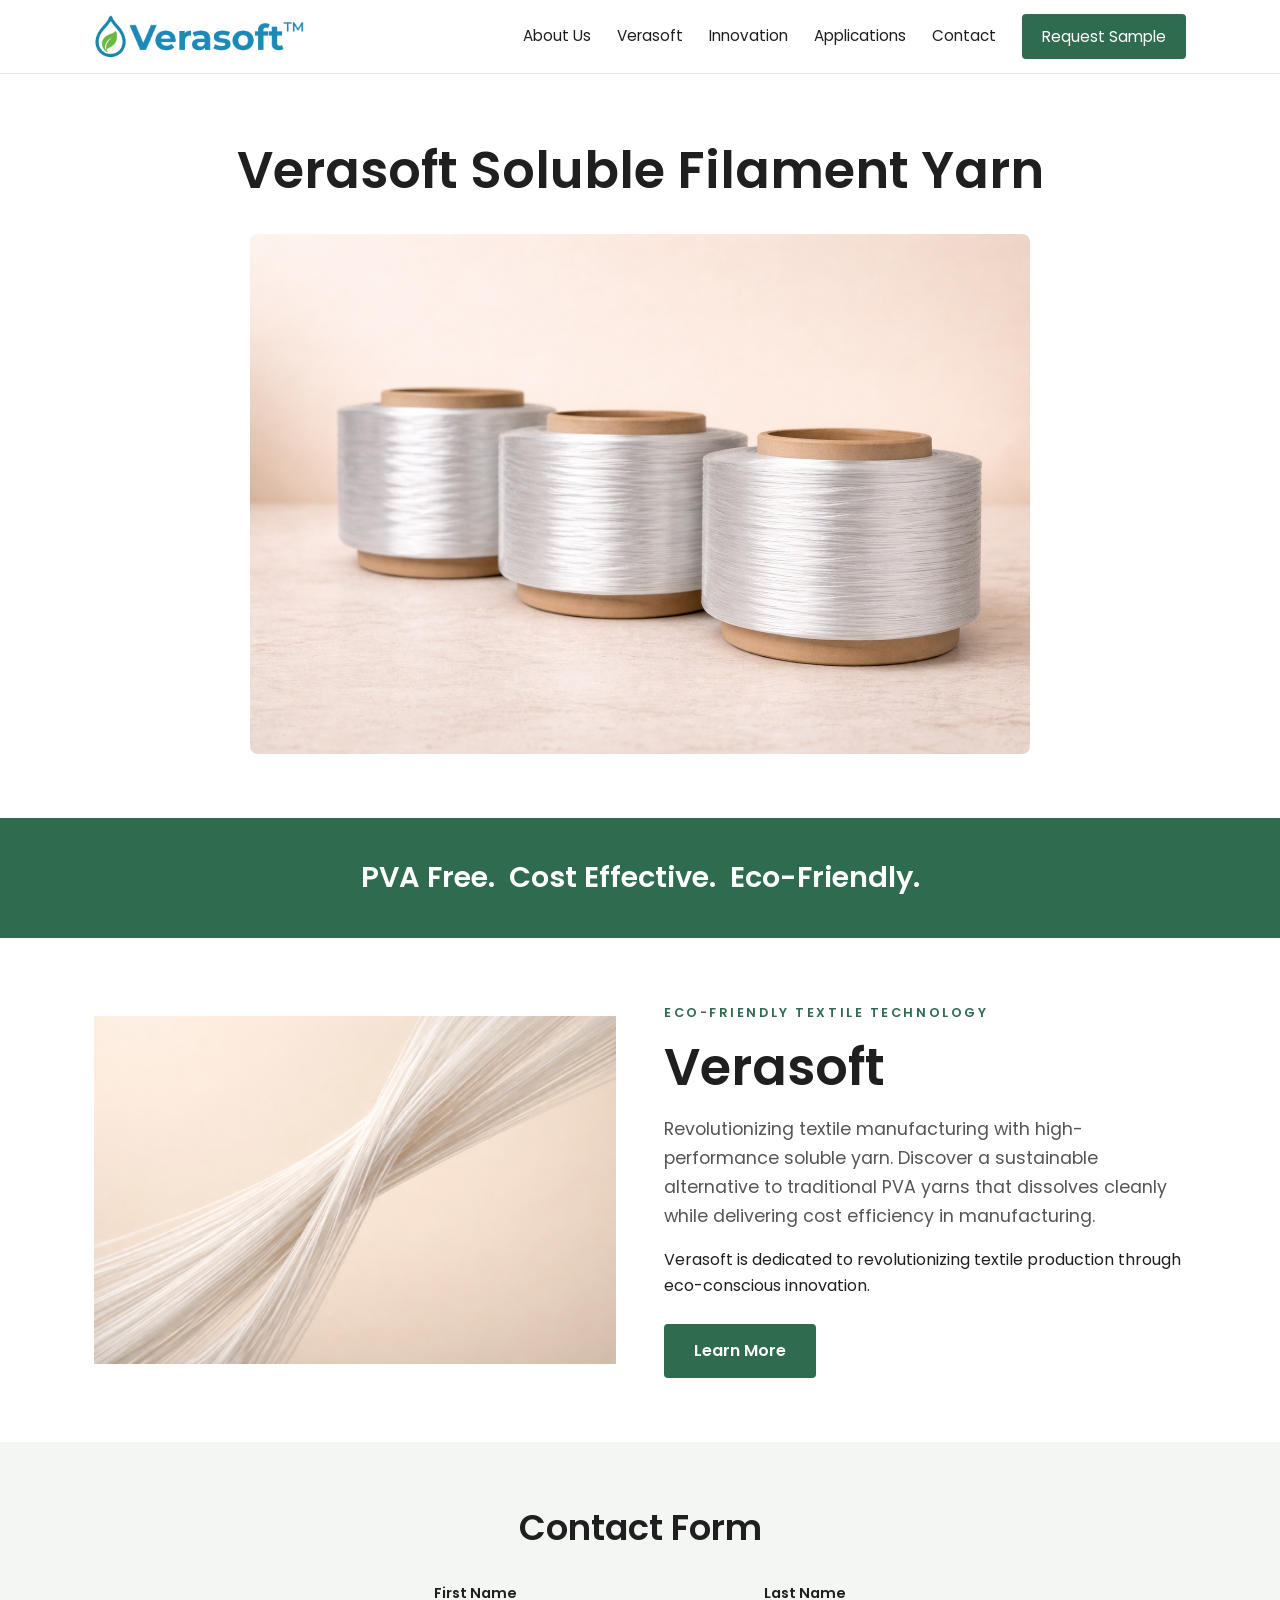
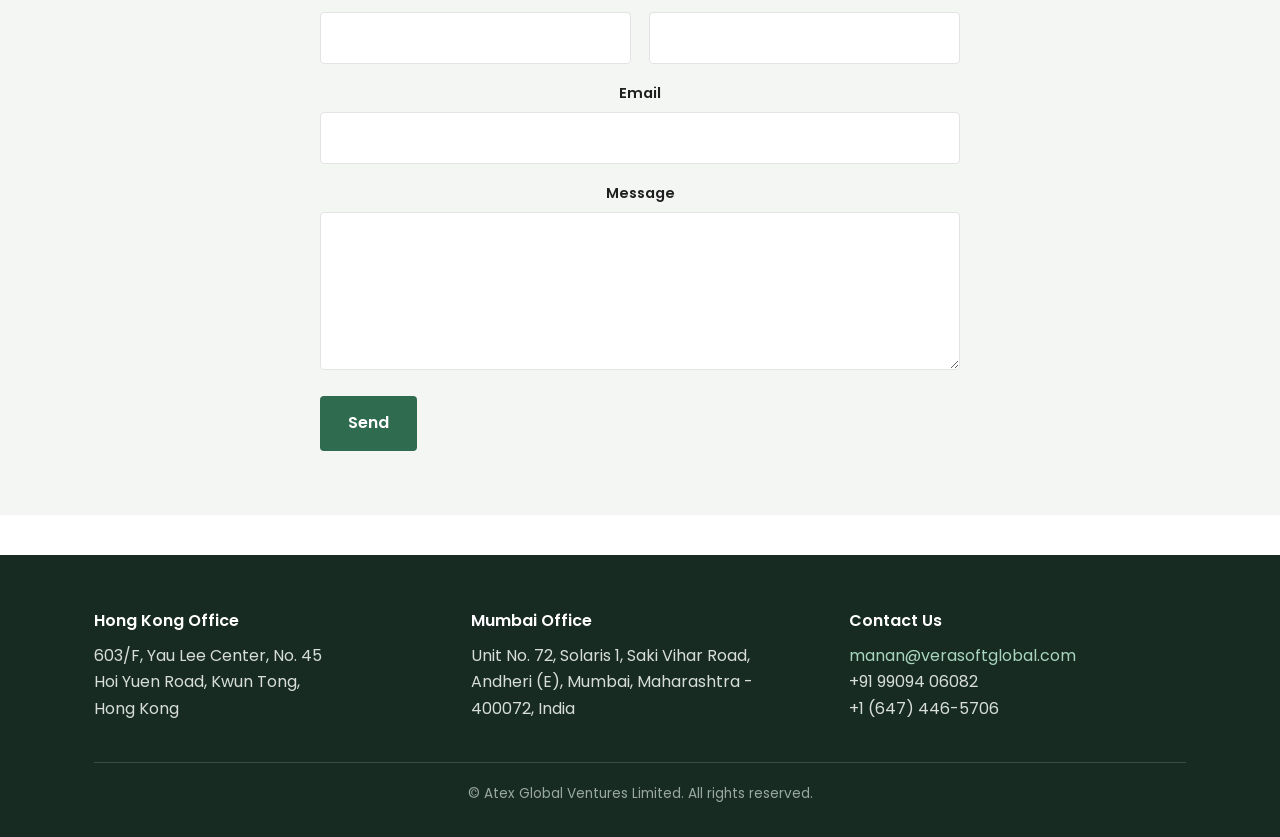
<file: index.html>
<!DOCTYPE html>
<html lang="en">
<head>
<meta charset="utf-8">
<meta name="viewport" content="width=device-width, initial-scale=1">
<title>Verasoft Soluble Filament Yarn | Explore Sustainable Textile Solutions</title>
<meta name="description" content="Discover eco-friendly, high-performance Verasoft soluble filament yarns. We offer sustainable textile solutions that improve efficiency and reduce environmental impact in zero twist towel manufacturing">
<link rel="canonical" href="https://www.verasoftglobal.com/">
<link rel="icon" href="assets/logo.png">
<link rel="preconnect" href="https://fonts.googleapis.com">
<link href="https://fonts.googleapis.com/css2?family=Poppins:wght@400;500;600;700&display=swap" rel="stylesheet">
<link rel="stylesheet" href="css/style.css">
</head>
<body>

<header class="site">
  <div class="nav">
    <a class="logo" href="./"><img src="assets/logo.png" alt="Verasoft"></a>
    <nav>
      <a href="about-us/">About Us</a>
      <a href="verasoft/">Verasoft</a>
      <a href="innovation/">Innovation</a>
      <a href="applications/">Applications</a>
      <a href="contact/">Contact</a>
      <a class="cta" href="request-sample/">Request Sample</a>
    </nav>
  </div>
</header>

<section class="center">
  <div class="wrap">
    <h1>Verasoft Soluble Filament Yarn</h1>
    <img class="hero-img" src="assets/hero-spools.png" alt="Three spools of white thread placed on a light wooden surface.">
  </div>
</section>

<div class="tagline-band">PVA Free. &nbsp;Cost Effective. &nbsp;Eco-Friendly.</div>

<section>
  <div class="wrap two-col">
    <img src="assets/eco-yarn.png" alt="Verasoft eco-friendly soluble yarn">
    <div>
      <p class="eyebrow">Eco-Friendly Textile Technology</p>
      <h1>Verasoft</h1>
      <p class="lead" style="margin-top:16px">Revolutionizing textile manufacturing with high-performance soluble yarn. Discover a sustainable alternative to traditional PVA yarns that dissolves cleanly while delivering cost efficiency in manufacturing.</p>
      <p style="margin-top:16px">Verasoft is dedicated to revolutionizing textile production through eco-conscious innovation.</p>
      <p style="margin-top:24px"><a class="btn" href="verasoft/">Learn More</a></p>
    </div>
  </div>
</section>

<section class="section-soft">
  <div class="wrap center">
    <h2>Contact Form</h2>
    <form class="contact" action="https://formspree.io/f/xwvdyrwo" method="POST">
      <div class="row">
        <div><label for="fn">First Name</label><input id="fn" name="first_name" required></div>
        <div><label for="ln">Last Name</label><input id="ln" name="last_name" required></div>
      </div>
      <div><label for="em">Email</label><input id="em" type="email" name="email" required></div>
      <div><label for="msg">Message</label><textarea id="msg" name="message" rows="5" required></textarea></div>
      <button type="submit">Send</button>
    </form>
  </div>
</section>

<footer class="site">
  <div class="wrap">
    <div class="cols">
      <div>
        <h3>Hong Kong Office</h3>
        <p>603/F, Yau Lee Center, No. 45<br>Hoi Yuen Road, Kwun Tong,<br>Hong Kong</p>
      </div>
      <div>
        <h3>Mumbai Office</h3>
        <p>Unit No. 72, Solaris 1, Saki Vihar Road, Andheri (E), Mumbai, Maharashtra - 400072, India</p>
      </div>
      <div>
        <h3>Contact Us</h3>
        <p><a href="mailto:manan@verasoftglobal.com">manan@verasoftglobal.com</a><br>+91 99094 06082<br>+1 (647) 446-5706</p>
      </div>
    </div>
    <p class="fineprint">&copy; Atex Global Ventures Limited. All rights reserved.</p>
  </div>
</footer>

</body>
</html>
</file>
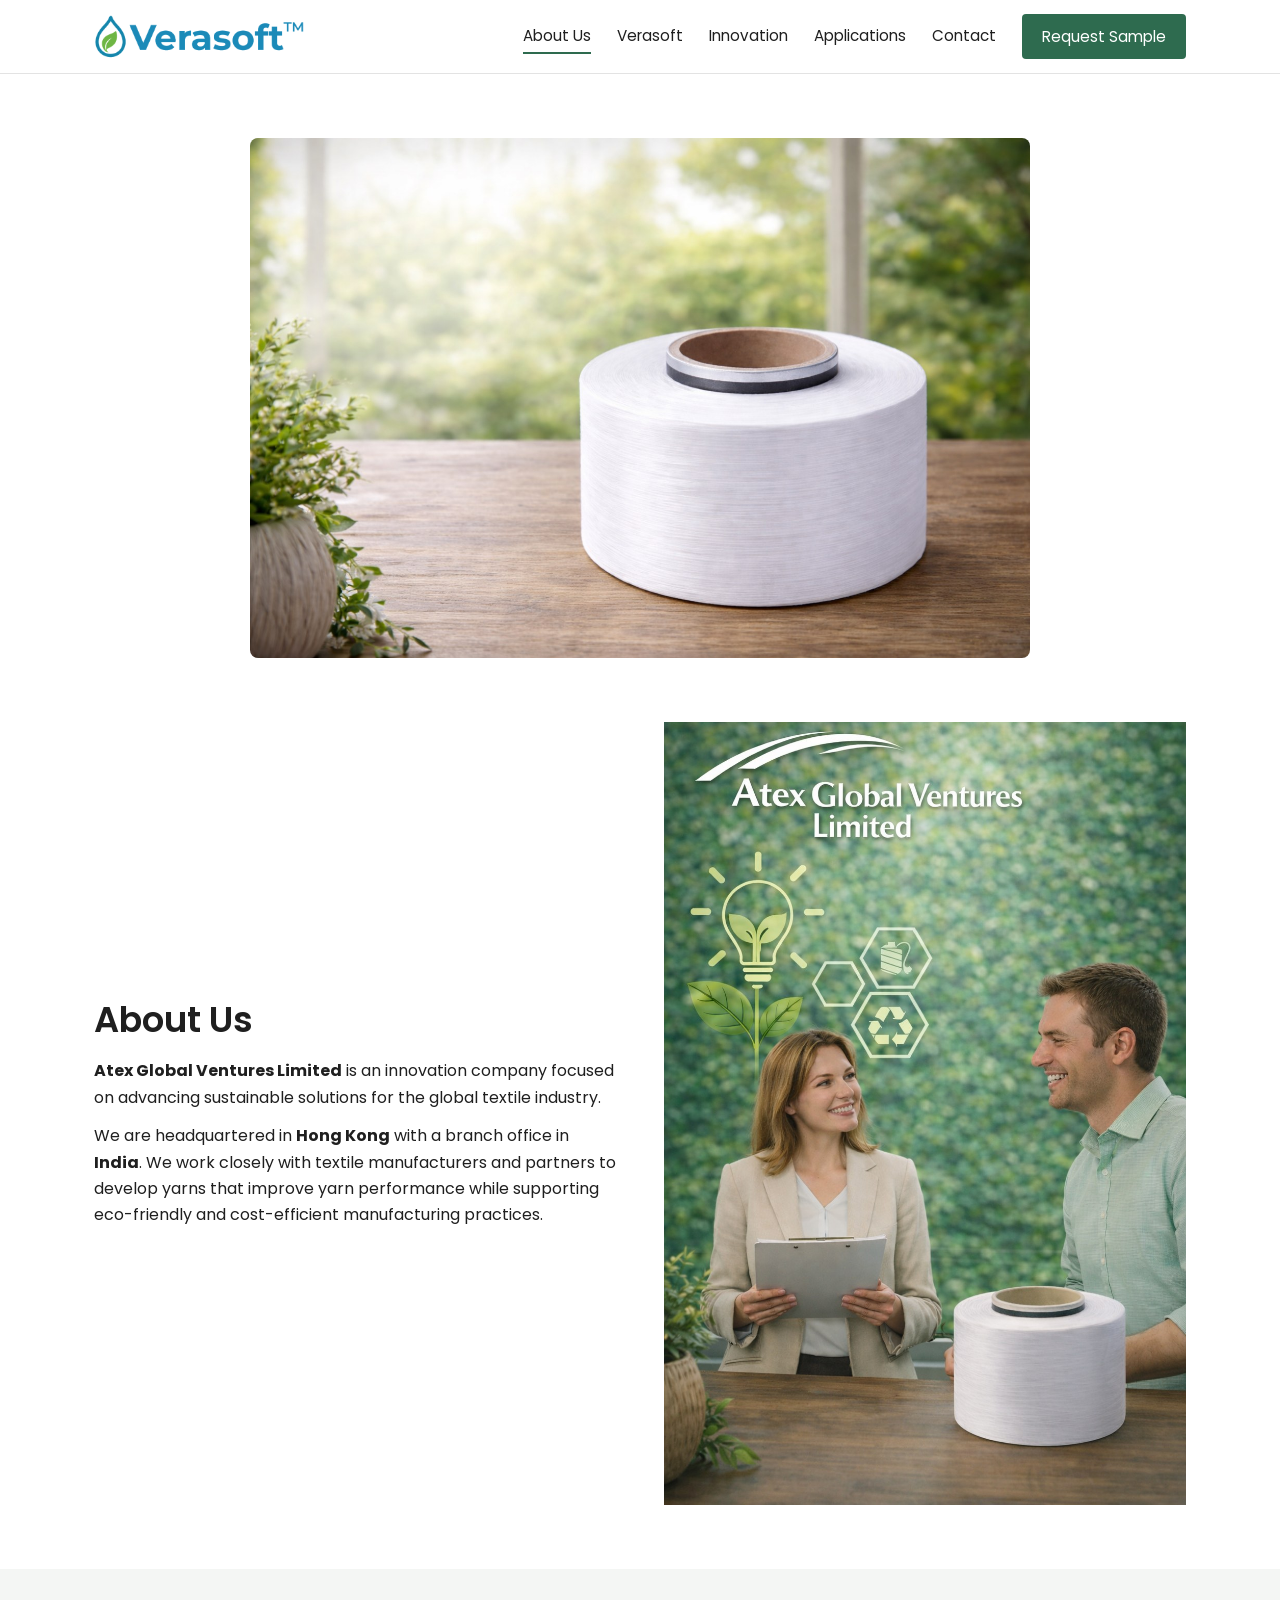
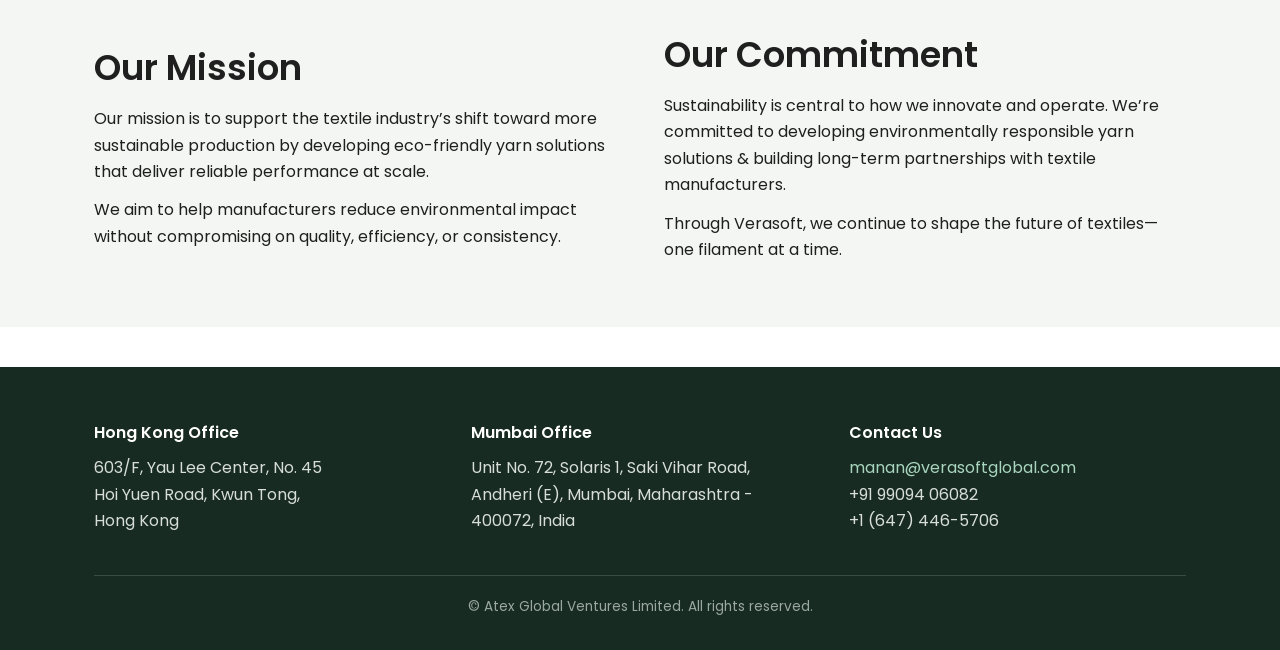
<file: about-us/index.html>
<!DOCTYPE html>
<html lang="en">
<head>
<meta charset="utf-8">
<meta name="viewport" content="width=device-width, initial-scale=1">
<title>Verasoft Yarn | About Us | Explore Eco-Friendly Textile Solutions</title>
<meta name="description" content="Discover sustainable textile innovations with Verasoft Soluble Filament Yarn by Atex Global Ventures, dedicated to eco-friendly yarn solutions and industry collaboration.">
<link rel="canonical" href="https://www.verasoftglobal.com/about-us">
<link rel="icon" href="../assets/logo.png">
<link rel="preconnect" href="https://fonts.googleapis.com">
<link href="https://fonts.googleapis.com/css2?family=Poppins:wght@400;500;600;700&display=swap" rel="stylesheet">
<link rel="stylesheet" href="../css/style.css">
</head>
<body>

<header class="site">
  <div class="nav">
    <a class="logo" href="../"><img src="../assets/logo.png" alt="Verasoft"></a>
    <nav>
      <a href="../about-us/" class="active">About Us</a>
      <a href="../verasoft/">Verasoft</a>
      <a href="../innovation/">Innovation</a>
      <a href="../applications/">Applications</a>
      <a href="../contact/">Contact</a>
      <a class="cta" href="../request-sample/">Request Sample</a>
    </nav>
  </div>
</header>

<section class="center" style="padding-bottom:0">
  <div class="wrap">
    <img class="hero-img" style="margin-top:0" src="../assets/yarn-1.jpg" alt="Verasoft soluble filament yarn — eco friendly yarn">
  </div>
</section>

<section>
  <div class="wrap two-col">
    <div>
      <h2>About Us</h2>
      <p style="margin-top:16px"><strong>Atex Global Ventures Limited</strong> is an innovation company focused on advancing sustainable solutions for the global textile industry.</p>
      <p style="margin-top:12px">We are headquartered in <strong>Hong Kong</strong> with a branch office in <strong>India</strong>. We work closely with textile manufacturers and partners to develop yarns that improve yarn performance while supporting eco-friendly and cost-efficient manufacturing practices.</p>
    </div>
    <img src="../assets/yarn-2.jpg" alt="Verasoft soluble filament yarn">
  </div>
</section>

<section class="section-soft">
  <div class="wrap two-col">
    <div>
      <h2>Our Mission</h2>
      <p style="margin-top:16px">Our mission is to support the textile industry&rsquo;s shift toward more sustainable production by developing eco-friendly yarn solutions that deliver reliable performance at scale.</p>
      <p style="margin-top:12px">We aim to help manufacturers reduce environmental impact without compromising on quality, efficiency, or consistency.</p>
    </div>
    <div>
      <h2>Our Commitment</h2>
      <p style="margin-top:16px">Sustainability is central to how we innovate and operate. We&rsquo;re committed to developing environmentally responsible yarn solutions &amp; building long-term partnerships with textile manufacturers.</p>
      <p style="margin-top:12px">Through Verasoft, we continue to shape the future of textiles&mdash;one filament at a time.</p>
    </div>
  </div>
</section>

<footer class="site">
  <div class="wrap">
    <div class="cols">
      <div>
        <h3>Hong Kong Office</h3>
        <p>603/F, Yau Lee Center, No. 45<br>Hoi Yuen Road, Kwun Tong,<br>Hong Kong</p>
      </div>
      <div>
        <h3>Mumbai Office</h3>
        <p>Unit No. 72, Solaris 1, Saki Vihar Road, Andheri (E), Mumbai, Maharashtra - 400072, India</p>
      </div>
      <div>
        <h3>Contact Us</h3>
        <p><a href="mailto:manan@verasoftglobal.com">manan@verasoftglobal.com</a><br>+91 99094 06082<br>+1 (647) 446-5706</p>
      </div>
    </div>
    <p class="fineprint">&copy; Atex Global Ventures Limited. All rights reserved.</p>
  </div>
</footer>

</body>
</html>
</file>
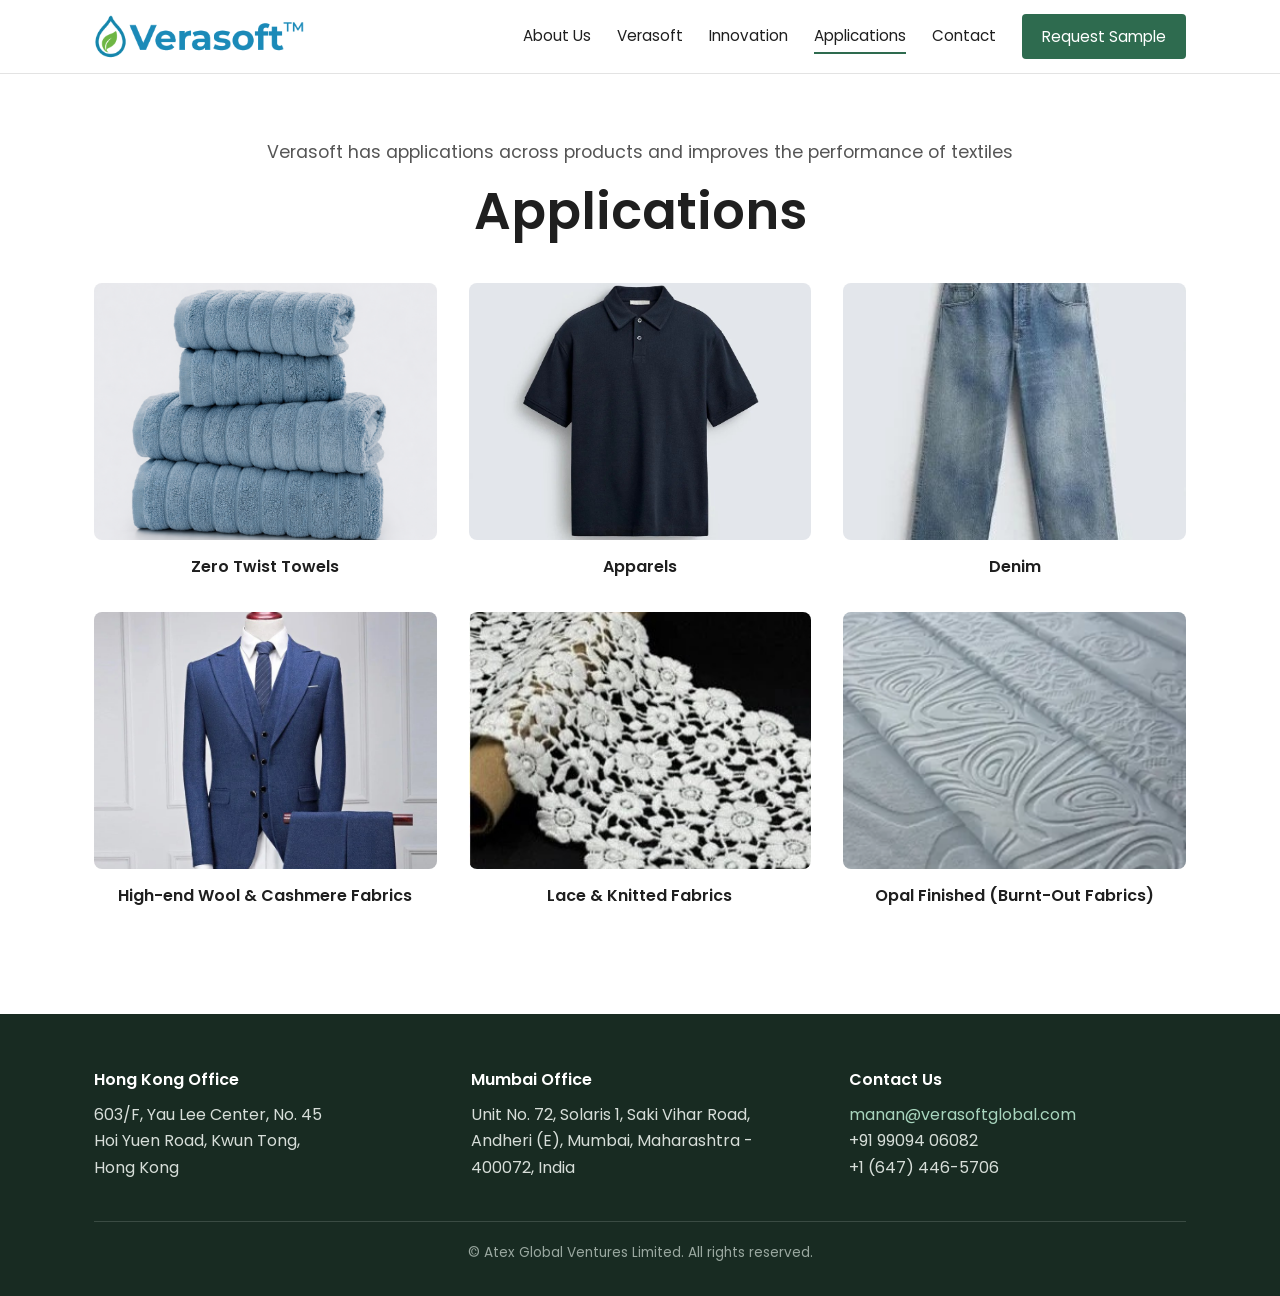
<file: applications/index.html>
<!DOCTYPE html>
<html lang="en">
<head>
<meta charset="utf-8">
<meta name="viewport" content="width=device-width, initial-scale=1">
<title>Verasoft Soluble Filament Yarn | Applications | Explore Our Solutions Today</title>
<meta name="description" content="Discover Verasoft's innovative textile applications, including towels, apparel, denim, and more to enhance fabric performance and quality with our proprietary technology enhancements.">
<link rel="canonical" href="https://www.verasoftglobal.com/applications">
<link rel="icon" href="../assets/logo.png">
<link rel="preconnect" href="https://fonts.googleapis.com">
<link href="https://fonts.googleapis.com/css2?family=Poppins:wght@400;500;600;700&display=swap" rel="stylesheet">
<link rel="stylesheet" href="../css/style.css">
</head>
<body>

<header class="site">
  <div class="nav">
    <a class="logo" href="../"><img src="../assets/logo.png" alt="Verasoft"></a>
    <nav>
      <a href="../about-us/">About Us</a>
      <a href="../verasoft/">Verasoft</a>
      <a href="../innovation/">Innovation</a>
      <a href="../applications/" class="active">Applications</a>
      <a href="../contact/">Contact</a>
      <a class="cta" href="../request-sample/">Request Sample</a>
    </nav>
  </div>
</header>

<section class="center">
  <div class="wrap">
    <p class="lead">Verasoft has applications across products and improves the performance of textiles</p>
    <h1 style="margin-top:12px">Applications</h1>

    <div class="grid-apps">
      <div class="app-card">
        <img src="../assets/app-towels.png" alt="Four folded light blue towels stacked on white background.">
        <p>Zero Twist Towels</p>
      </div>
      <div class="app-card">
        <img src="../assets/app-polo.jpg" alt="A navy blue short-sleeve polo shirt hanging on a wall">
        <p>Apparels</p>
      </div>
      <div class="app-card">
        <img src="../assets/app-denim.jpg" alt="A pair of blue denim jeans laid flat on a light background.">
        <p>Denim</p>
      </div>
      <div class="app-card">
        <img src="../assets/app-wool.jpg" alt="A blue suit on a mannequin with a white dress shirt and blue tie.">
        <p>High-end Wool &amp; Cashmere Fabrics</p>
      </div>
      <div class="app-card">
        <img src="../assets/app-lace.jpg" alt="White floral lace fabric on a spool against a black background made with Verasoft yarn">
        <p>Lace &amp; Knitted Fabrics</p>
      </div>
      <div class="app-card">
        <img src="../assets/app-opal.png" alt="Close-up of opal finished burnt-out fabric texture made with Verasoft yarn">
        <p>Opal Finished (Burnt-Out Fabrics)</p>
      </div>
    </div>
  </div>
</section>

<footer class="site">
  <div class="wrap">
    <div class="cols">
      <div>
        <h3>Hong Kong Office</h3>
        <p>603/F, Yau Lee Center, No. 45<br>Hoi Yuen Road, Kwun Tong,<br>Hong Kong</p>
      </div>
      <div>
        <h3>Mumbai Office</h3>
        <p>Unit No. 72, Solaris 1, Saki Vihar Road, Andheri (E), Mumbai, Maharashtra - 400072, India</p>
      </div>
      <div>
        <h3>Contact Us</h3>
        <p><a href="mailto:manan@verasoftglobal.com">manan@verasoftglobal.com</a><br>+91 99094 06082<br>+1 (647) 446-5706</p>
      </div>
    </div>
    <p class="fineprint">&copy; Atex Global Ventures Limited. All rights reserved.</p>
  </div>
</footer>

</body>
</html>
</file>
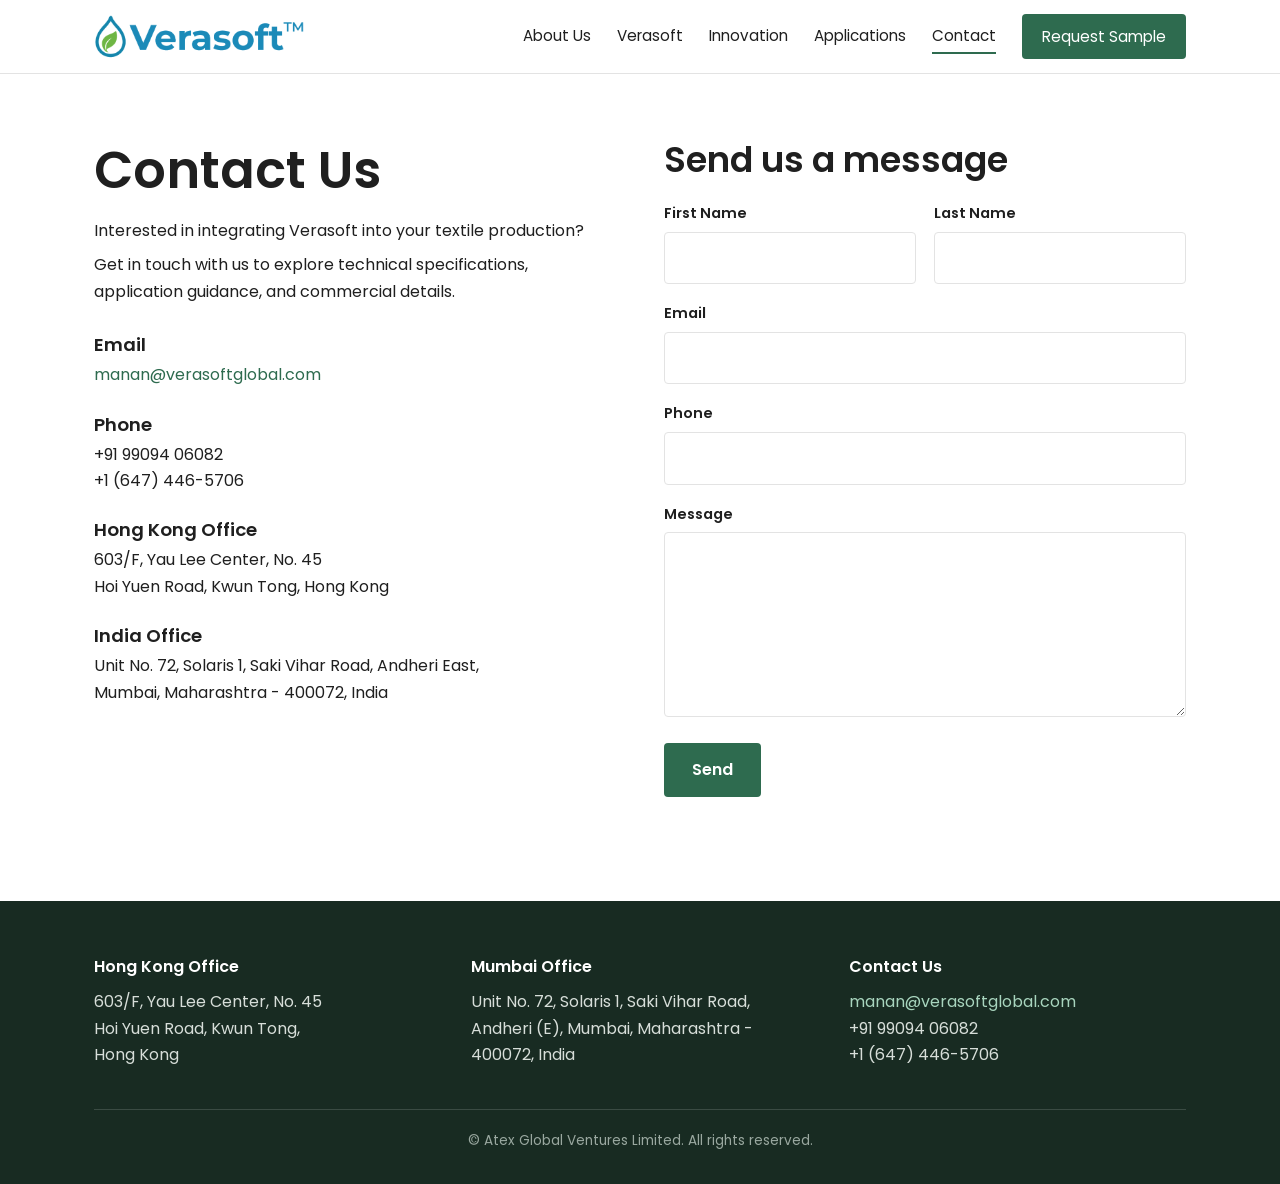
<file: contact/index.html>
<!DOCTYPE html>
<html lang="en">
<head>
<meta charset="utf-8">
<meta name="viewport" content="width=device-width, initial-scale=1">
<title>Contact | Verasoft Soluble Filament Yarn</title>
<meta name="description" content="Get in touch with Verasoft to explore technical specifications, application guidance, and commercial details for soluble filament yarn.">
<link rel="canonical" href="https://www.verasoftglobal.com/contact">
<link rel="icon" href="../assets/logo.png">
<link rel="preconnect" href="https://fonts.googleapis.com">
<link href="https://fonts.googleapis.com/css2?family=Poppins:wght@400;500;600;700&display=swap" rel="stylesheet">
<link rel="stylesheet" href="../css/style.css">
</head>
<body>

<header class="site">
  <div class="nav">
    <a class="logo" href="../"><img src="../assets/logo.png" alt="Verasoft"></a>
    <nav>
      <a href="../about-us/">About Us</a>
      <a href="../verasoft/">Verasoft</a>
      <a href="../innovation/">Innovation</a>
      <a href="../applications/">Applications</a>
      <a href="../contact/" class="active">Contact</a>
      <a class="cta" href="../request-sample/">Request Sample</a>
    </nav>
  </div>
</header>

<section>
  <div class="wrap two-col" style="align-items:start">
    <div>
      <h1>Contact Us</h1>
      <p style="margin-top:16px">Interested in integrating Verasoft into your textile production?</p>
      <p style="margin-top:8px">Get in touch with us to explore technical specifications, application guidance, and commercial details.</p>

      <div class="info-block" style="margin-top:28px">
        <h3>Email</h3>
        <p><a href="mailto:manan@verasoftglobal.com">manan@verasoftglobal.com</a></p>
      </div>
      <div class="info-block">
        <h3>Phone</h3>
        <p>+91 99094 06082<br>+1 (647) 446-5706</p>
      </div>
      <div class="info-block">
        <h3>Hong Kong Office</h3>
        <p>603/F, Yau Lee Center, No. 45<br>Hoi Yuen Road, Kwun Tong, Hong Kong</p>
      </div>
      <div class="info-block">
        <h3>India Office</h3>
        <p>Unit No. 72, Solaris 1, Saki Vihar Road, Andheri East,<br>Mumbai, Maharashtra - 400072, India</p>
      </div>
    </div>

    <div>
      <h2>Send us a message</h2>
      <form class="contact" style="margin-top:20px" action="https://formspree.io/f/xwvdyrwo" method="POST">
        <div class="row">
          <div><label for="fn">First Name</label><input id="fn" name="first_name" required></div>
          <div><label for="ln">Last Name</label><input id="ln" name="last_name" required></div>
        </div>
        <div><label for="em">Email</label><input id="em" type="email" name="email" required></div>
        <div><label for="ph">Phone</label><input id="ph" type="tel" name="phone"></div>
        <div><label for="msg">Message</label><textarea id="msg" name="message" rows="6" required></textarea></div>
        <button type="submit">Send</button>
      </form>
    </div>
  </div>
</section>

<footer class="site">
  <div class="wrap">
    <div class="cols">
      <div>
        <h3>Hong Kong Office</h3>
        <p>603/F, Yau Lee Center, No. 45<br>Hoi Yuen Road, Kwun Tong,<br>Hong Kong</p>
      </div>
      <div>
        <h3>Mumbai Office</h3>
        <p>Unit No. 72, Solaris 1, Saki Vihar Road, Andheri (E), Mumbai, Maharashtra - 400072, India</p>
      </div>
      <div>
        <h3>Contact Us</h3>
        <p><a href="mailto:manan@verasoftglobal.com">manan@verasoftglobal.com</a><br>+91 99094 06082<br>+1 (647) 446-5706</p>
      </div>
    </div>
    <p class="fineprint">&copy; Atex Global Ventures Limited. All rights reserved.</p>
  </div>
</footer>

</body>
</html>
</file>
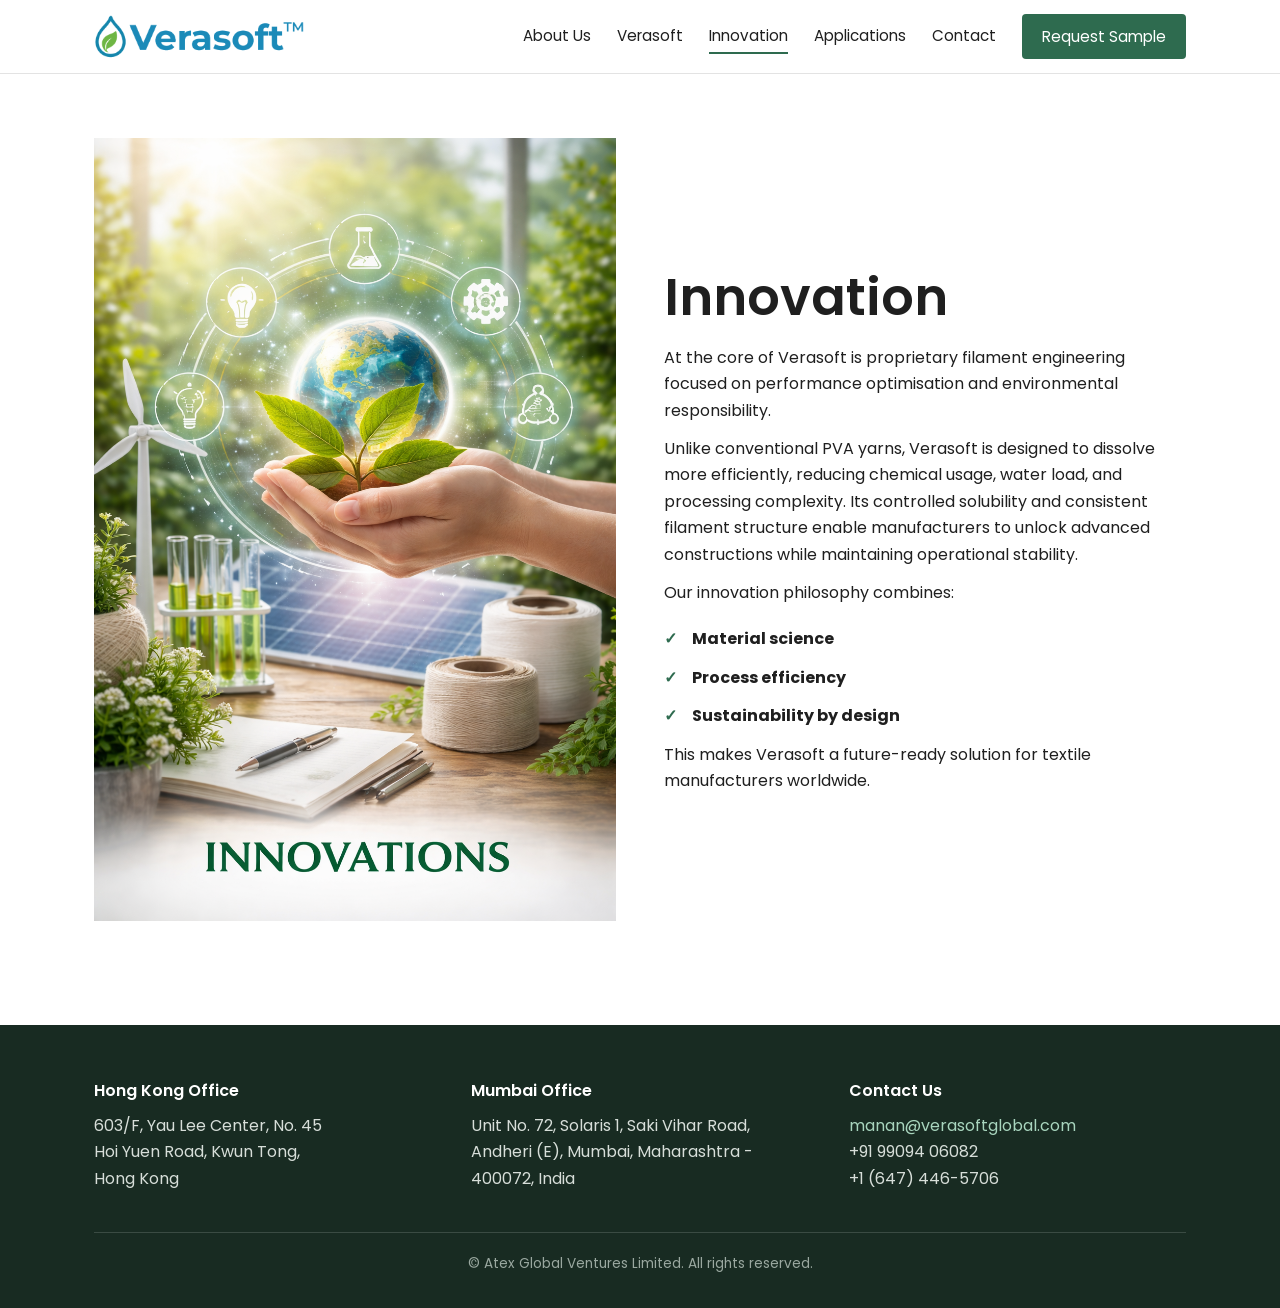
<file: innovation/index.html>
<!DOCTYPE html>
<html lang="en">
<head>
<meta charset="utf-8">
<meta name="viewport" content="width=device-width, initial-scale=1">
<title>Verasoft Soluble Filament Yarn | Innovation</title>
<meta name="description" content="Explore Verasoft's innovative, proprietary eco-friendly filament designed to enhance fabrics, optimize textile manufacturing and promote sustainability.">
<link rel="canonical" href="https://www.verasoftglobal.com/innovation">
<link rel="icon" href="../assets/logo.png">
<link rel="preconnect" href="https://fonts.googleapis.com">
<link href="https://fonts.googleapis.com/css2?family=Poppins:wght@400;500;600;700&display=swap" rel="stylesheet">
<link rel="stylesheet" href="../css/style.css">
</head>
<body>

<header class="site">
  <div class="nav">
    <a class="logo" href="../"><img src="../assets/logo.png" alt="Verasoft"></a>
    <nav>
      <a href="../about-us/">About Us</a>
      <a href="../verasoft/">Verasoft</a>
      <a href="../innovation/" class="active">Innovation</a>
      <a href="../applications/">Applications</a>
      <a href="../contact/">Contact</a>
      <a class="cta" href="../request-sample/">Request Sample</a>
    </nav>
  </div>
</header>

<section>
  <div class="wrap two-col">
    <img src="../assets/innovation.png" alt="A person holding a small plant with a globe and eco-related icons floating above, representing innovation in environmental technology and sustainability.">
    <div>
      <h1>Innovation</h1>
      <p style="margin-top:16px">At the core of Verasoft is proprietary filament engineering focused on performance optimisation and environmental responsibility.</p>
      <p style="margin-top:12px">Unlike conventional PVA yarns, Verasoft is designed to dissolve more efficiently, reducing chemical usage, water load, and processing complexity. Its controlled solubility and consistent filament structure enable manufacturers to unlock advanced constructions while maintaining operational stability.</p>
      <p style="margin-top:12px">Our innovation philosophy combines:</p>
      <ul class="features">
        <li><strong>Material science</strong></li>
        <li><strong>Process efficiency</strong></li>
        <li><strong>Sustainability by design</strong></li>
      </ul>
      <p style="margin-top:12px">This makes Verasoft a future-ready solution for textile manufacturers worldwide.</p>
    </div>
  </div>
</section>

<footer class="site">
  <div class="wrap">
    <div class="cols">
      <div>
        <h3>Hong Kong Office</h3>
        <p>603/F, Yau Lee Center, No. 45<br>Hoi Yuen Road, Kwun Tong,<br>Hong Kong</p>
      </div>
      <div>
        <h3>Mumbai Office</h3>
        <p>Unit No. 72, Solaris 1, Saki Vihar Road, Andheri (E), Mumbai, Maharashtra - 400072, India</p>
      </div>
      <div>
        <h3>Contact Us</h3>
        <p><a href="mailto:manan@verasoftglobal.com">manan@verasoftglobal.com</a><br>+91 99094 06082<br>+1 (647) 446-5706</p>
      </div>
    </div>
    <p class="fineprint">&copy; Atex Global Ventures Limited. All rights reserved.</p>
  </div>
</footer>

</body>
</html>
</file>
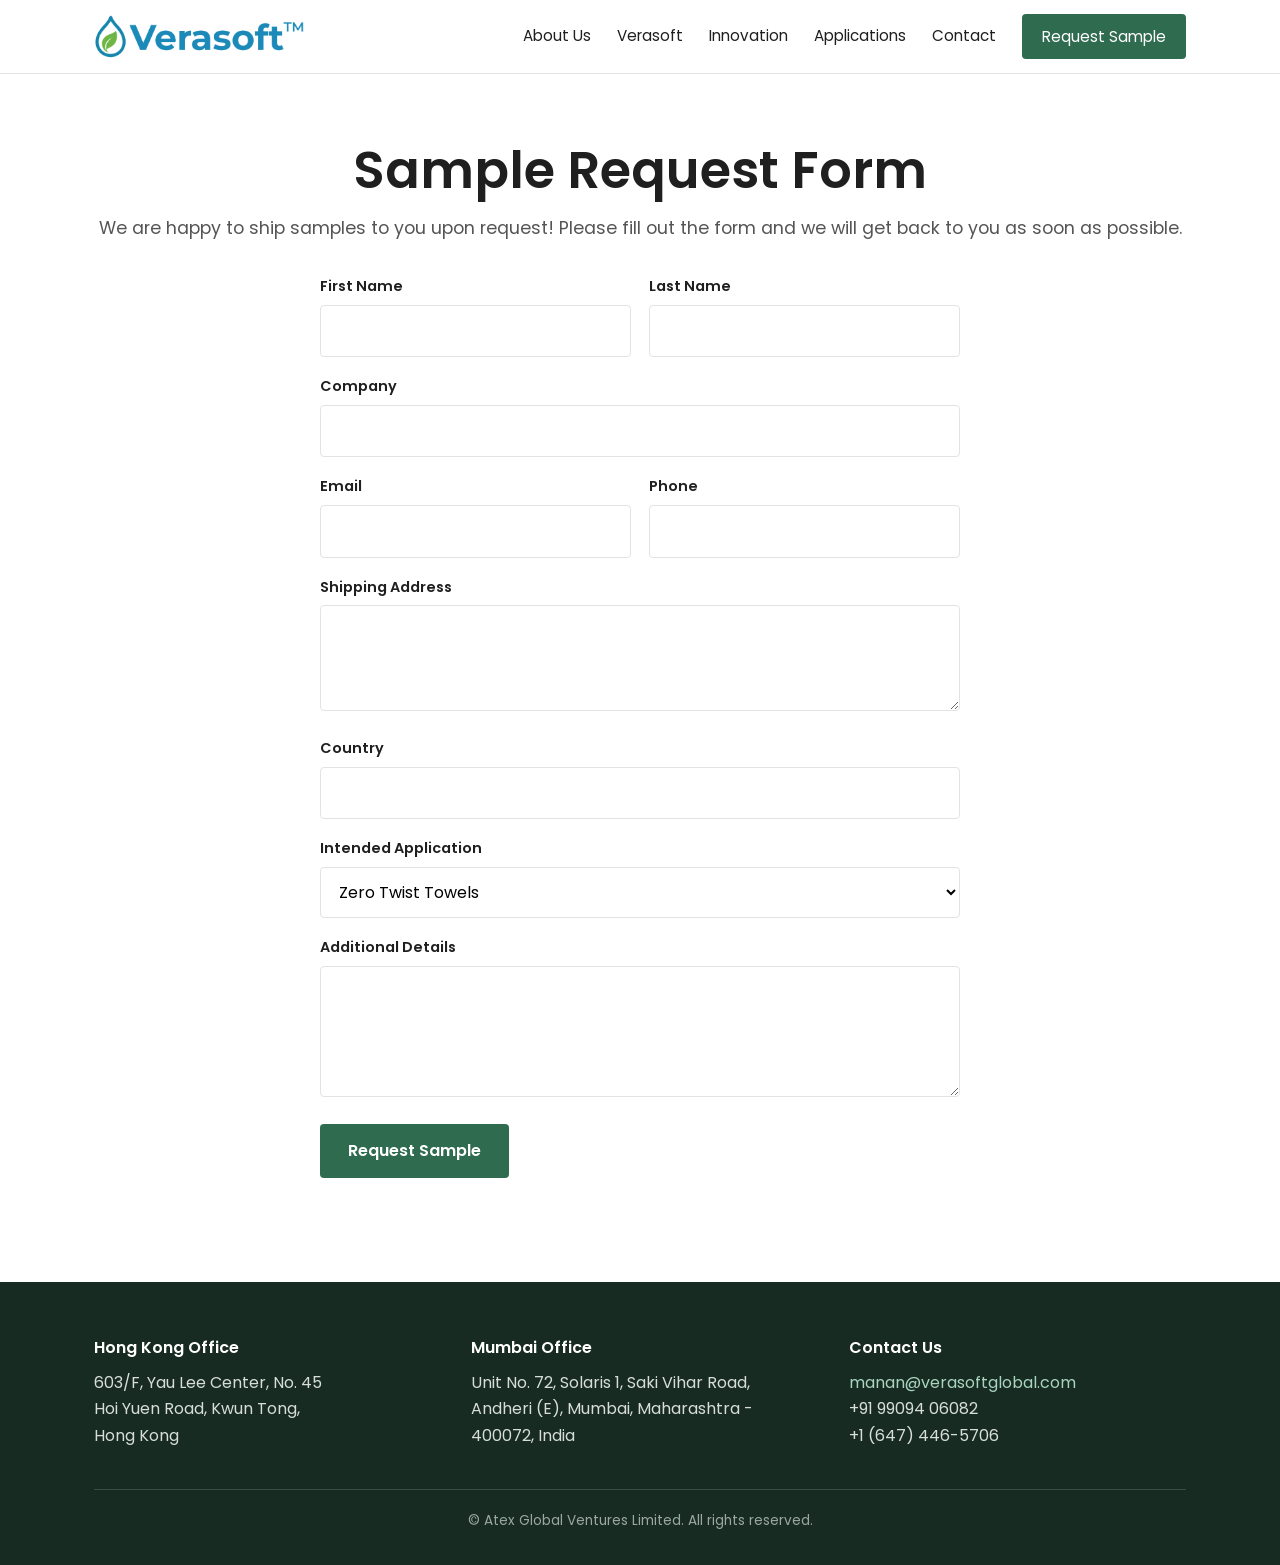
<file: request-sample/index.html>
<!DOCTYPE html>
<html lang="en">
<head>
<meta charset="utf-8">
<meta name="viewport" content="width=device-width, initial-scale=1">
<title>Verasoft Soluble Filament Yarn | Request Sample Form</title>
<meta name="description" content="Request free samples of Verasoft Soluble Filament Yarn by filling out our form. Contact us today, call: 9909406082">
<link rel="canonical" href="https://www.verasoftglobal.com/request-sample">
<link rel="icon" href="../assets/logo.png">
<link rel="preconnect" href="https://fonts.googleapis.com">
<link href="https://fonts.googleapis.com/css2?family=Poppins:wght@400;500;600;700&display=swap" rel="stylesheet">
<link rel="stylesheet" href="../css/style.css">
</head>
<body>

<header class="site">
  <div class="nav">
    <a class="logo" href="../"><img src="../assets/logo.png" alt="Verasoft"></a>
    <nav>
      <a href="../about-us/">About Us</a>
      <a href="../verasoft/">Verasoft</a>
      <a href="../innovation/">Innovation</a>
      <a href="../applications/">Applications</a>
      <a href="../contact/">Contact</a>
      <a class="cta active" href="../request-sample/">Request Sample</a>
    </nav>
  </div>
</header>

<section class="center">
  <div class="wrap">
    <h1>Sample Request Form</h1>
    <p class="lead" style="margin-top:12px">We are happy to ship samples to you upon request! Please fill out the form and we will get back to you as soon as possible.</p>

    <form class="contact" action="https://formspree.io/f/xwvdyrwo" method="POST" style="text-align:left">
      <input type="hidden" name="_subject" value="New Verasoft Sample Request">
      <div class="row">
        <div><label for="fn">First Name</label><input id="fn" name="first_name" required></div>
        <div><label for="ln">Last Name</label><input id="ln" name="last_name" required></div>
      </div>
      <div><label for="co">Company</label><input id="co" name="company" required></div>
      <div class="row">
        <div><label for="em">Email</label><input id="em" type="email" name="email" required></div>
        <div><label for="ph">Phone</label><input id="ph" type="tel" name="phone" required></div>
      </div>
      <div><label for="addr">Shipping Address</label><textarea id="addr" name="shipping_address" rows="3" required></textarea></div>
      <div><label for="cn">Country</label><input id="cn" name="country" required></div>
      <div>
        <label for="app">Intended Application</label>
        <select id="app" name="application">
          <option>Zero Twist Towels</option>
          <option>Apparels</option>
          <option>Denim</option>
          <option>High-end Wool &amp; Cashmere Fabrics</option>
          <option>Lace &amp; Knitted Fabrics</option>
          <option>Opal Finished (Burnt-Out Fabrics)</option>
          <option>Other</option>
        </select>
      </div>
      <div><label for="msg">Additional Details</label><textarea id="msg" name="message" rows="4"></textarea></div>
      <button type="submit">Request Sample</button>
    </form>
  </div>
</section>

<footer class="site">
  <div class="wrap">
    <div class="cols">
      <div>
        <h3>Hong Kong Office</h3>
        <p>603/F, Yau Lee Center, No. 45<br>Hoi Yuen Road, Kwun Tong,<br>Hong Kong</p>
      </div>
      <div>
        <h3>Mumbai Office</h3>
        <p>Unit No. 72, Solaris 1, Saki Vihar Road, Andheri (E), Mumbai, Maharashtra - 400072, India</p>
      </div>
      <div>
        <h3>Contact Us</h3>
        <p><a href="mailto:manan@verasoftglobal.com">manan@verasoftglobal.com</a><br>+91 99094 06082<br>+1 (647) 446-5706</p>
      </div>
    </div>
    <p class="fineprint">&copy; Atex Global Ventures Limited. All rights reserved.</p>
  </div>
</footer>

</body>
</html>
</file>
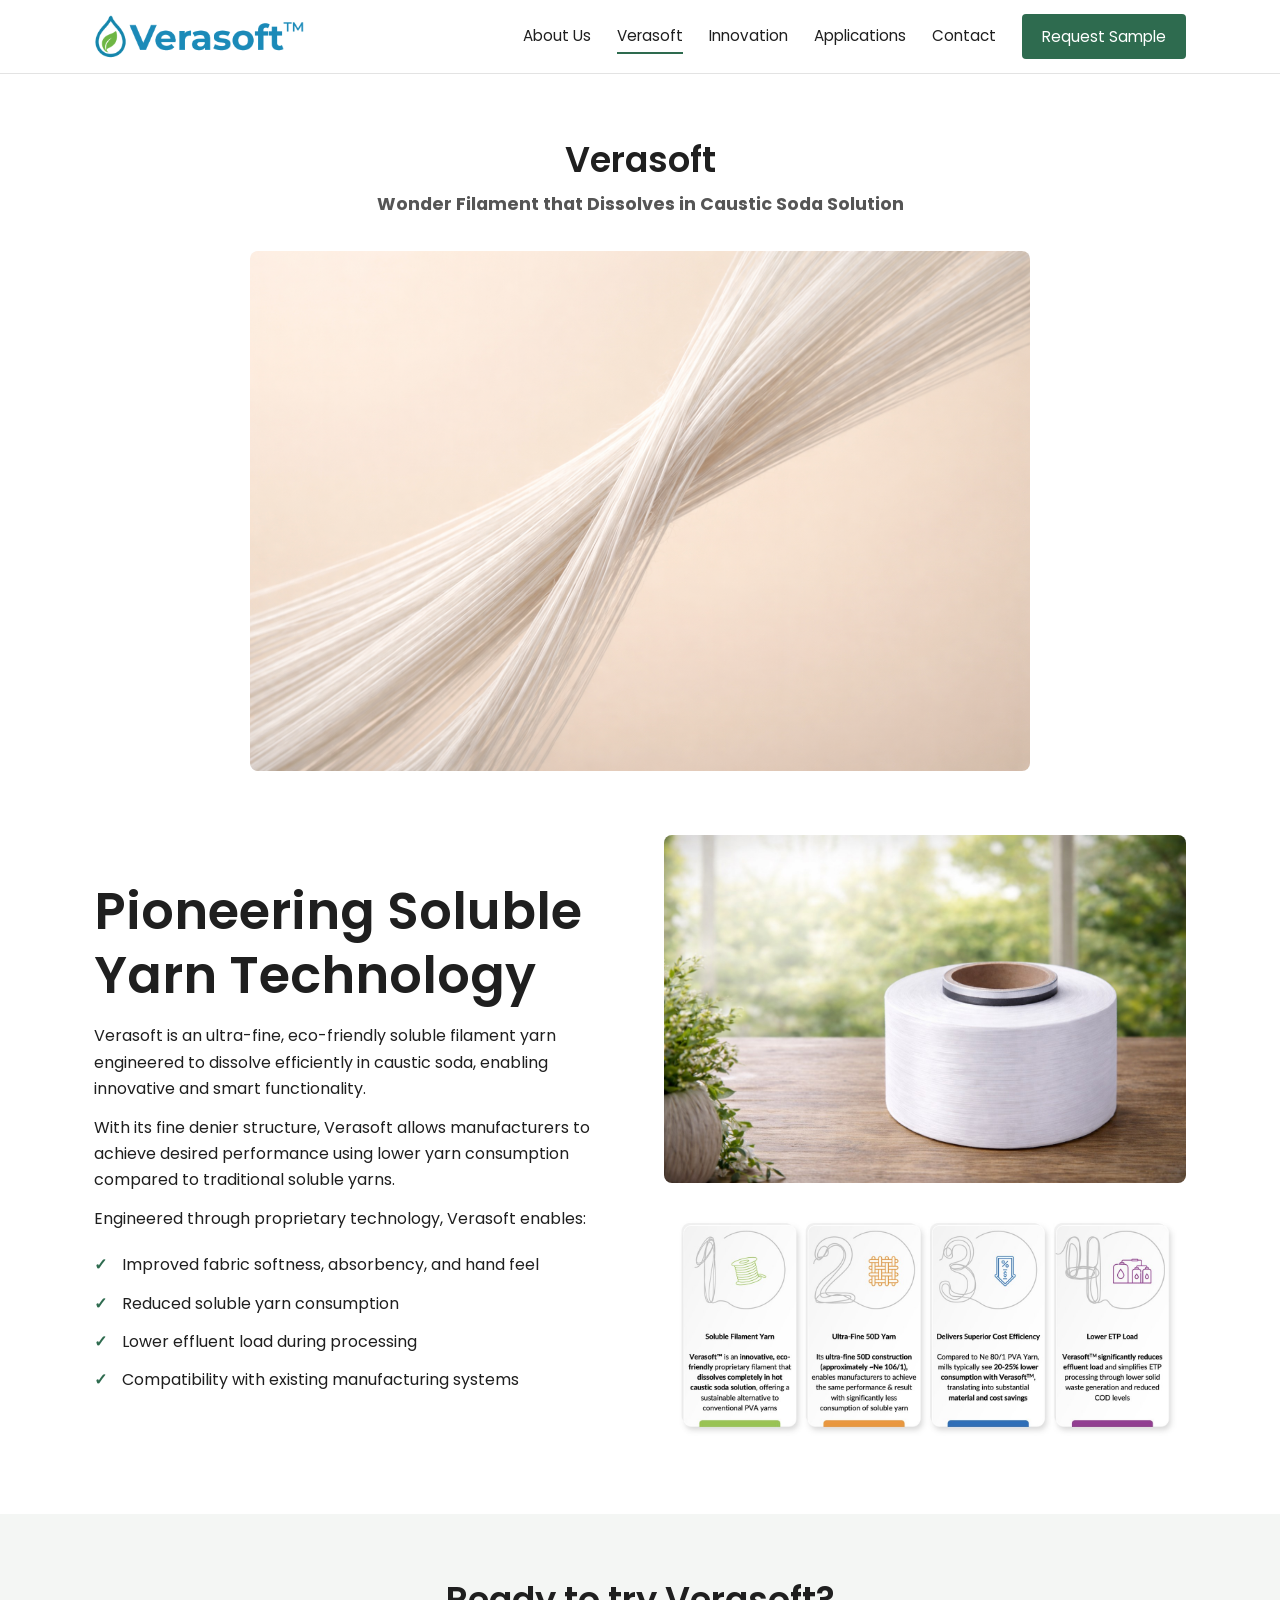
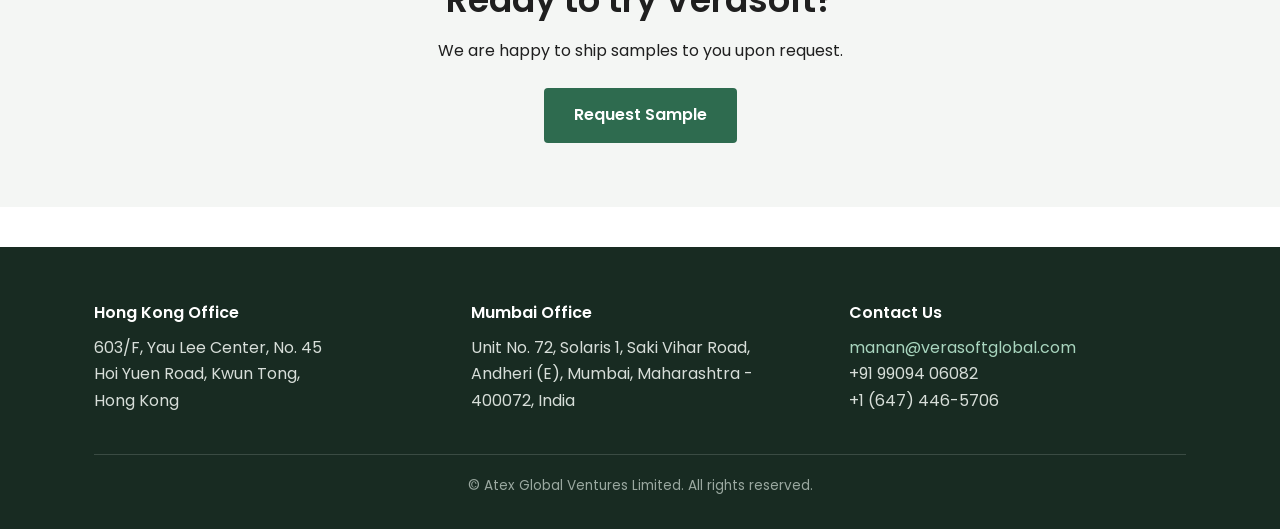
<file: verasoft/index.html>
<!DOCTYPE html>
<html lang="en">
<head>
<meta charset="utf-8">
<meta name="viewport" content="width=device-width, initial-scale=1">
<title>Verasoft - Soluble Filament Yarn | Discover Sustainable Yarn Solutions</title>
<meta name="description" content="Explore Verasoft's innovative soluble yarn technology, offering eco-friendly solutions for textile manufacturers with improved fabric qualities and cost savings.">
<link rel="canonical" href="https://www.verasoftglobal.com/verasoft">
<link rel="icon" href="../assets/logo.png">
<link rel="preconnect" href="https://fonts.googleapis.com">
<link href="https://fonts.googleapis.com/css2?family=Poppins:wght@400;500;600;700&display=swap" rel="stylesheet">
<link rel="stylesheet" href="../css/style.css">
</head>
<body>

<header class="site">
  <div class="nav">
    <a class="logo" href="../"><img src="../assets/logo.png" alt="Verasoft"></a>
    <nav>
      <a href="../about-us/">About Us</a>
      <a href="../verasoft/" class="active">Verasoft</a>
      <a href="../innovation/">Innovation</a>
      <a href="../applications/">Applications</a>
      <a href="../contact/">Contact</a>
      <a class="cta" href="../request-sample/">Request Sample</a>
    </nav>
  </div>
</header>

<section class="center" style="padding-bottom:0">
  <div class="wrap">
    <h2>Verasoft</h2>
    <p class="lead" style="margin-top:8px"><strong>Wonder Filament that Dissolves in Caustic Soda Solution</strong></p>
    <img class="hero-img" src="../assets/eco-yarn.png" alt="Verasoft eco-friendly soluble yarn">
  </div>
</section>

<section>
  <div class="wrap two-col">
    <div>
      <h1>Pioneering Soluble Yarn Technology</h1>
      <p style="margin-top:16px">Verasoft is an ultra-fine, eco-friendly soluble filament yarn engineered to dissolve efficiently in caustic soda, enabling innovative and smart functionality.</p>
      <p style="margin-top:12px">With its fine denier structure, Verasoft allows manufacturers to achieve desired performance using lower yarn consumption compared to traditional soluble yarns.</p>
      <p style="margin-top:12px">Engineered through proprietary technology, Verasoft enables:</p>
      <ul class="features">
        <li>Improved fabric softness, absorbency, and hand feel</li>
        <li>Reduced soluble yarn consumption</li>
        <li>Lower effluent load during processing</li>
        <li>Compatibility with existing manufacturing systems</li>
      </ul>
    </div>
    <div>
      <img src="../assets/yarn-1.jpg" alt="Verasoft soluble filament yarn — eco friendly verasoft yarn" style="margin-bottom:24px;border-radius:8px">
      <img src="../assets/yarn-3.jpg" alt="Verasoft soluble filament yarn" style="border-radius:8px">
    </div>
  </div>
</section>

<section class="section-soft center">
  <div class="wrap">
    <h2>Ready to try Verasoft?</h2>
    <p style="margin:16px 0 24px">We are happy to ship samples to you upon request.</p>
    <a class="btn" href="../request-sample/">Request Sample</a>
  </div>
</section>

<footer class="site">
  <div class="wrap">
    <div class="cols">
      <div>
        <h3>Hong Kong Office</h3>
        <p>603/F, Yau Lee Center, No. 45<br>Hoi Yuen Road, Kwun Tong,<br>Hong Kong</p>
      </div>
      <div>
        <h3>Mumbai Office</h3>
        <p>Unit No. 72, Solaris 1, Saki Vihar Road, Andheri (E), Mumbai, Maharashtra - 400072, India</p>
      </div>
      <div>
        <h3>Contact Us</h3>
        <p><a href="mailto:manan@verasoftglobal.com">manan@verasoftglobal.com</a><br>+91 99094 06082<br>+1 (647) 446-5706</p>
      </div>
    </div>
    <p class="fineprint">&copy; Atex Global Ventures Limited. All rights reserved.</p>
  </div>
</footer>

</body>
</html>
</file>
<file: css/style.css>
/* Verasoft — static site styles */
:root {
  --ink: #1f1f1f;
  --muted: #555;
  --accent: #2e6b4f;
  --accent-dark: #23543e;
  --bg-soft: #f4f6f4;
  --border: #e3e3e3;
  --max: 1140px;
}

* { margin: 0; padding: 0; box-sizing: border-box; }

body {
  font-family: "Poppins", -apple-system, "Segoe UI", Helvetica, Arial, sans-serif;
  color: var(--ink);
  background: #fff;
  line-height: 1.65;
  -webkit-font-smoothing: antialiased;
}

img { max-width: 100%; height: auto; display: block; }
a { color: var(--accent); text-decoration: none; }

.wrap { max-width: var(--max); margin: 0 auto; padding: 0 24px; }

h1, h2, h3 { font-weight: 600; line-height: 1.25; }
h1 { font-size: clamp(2rem, 4.5vw, 3.2rem); }
h2 { font-size: clamp(1.5rem, 3vw, 2.2rem); }
h3 { font-size: 1.15rem; }

/* Header */
header.site {
  border-bottom: 1px solid var(--border);
  background: #fff;
  position: sticky;
  top: 0;
  z-index: 50;
}
.nav {
  max-width: var(--max);
  margin: 0 auto;
  padding: 14px 24px;
  display: flex;
  align-items: center;
  justify-content: space-between;
  gap: 24px;
  flex-wrap: wrap;
}
.nav .logo img { height: 44px; width: auto; }
.nav nav { display: flex; align-items: center; gap: 26px; flex-wrap: wrap; }
.nav nav a {
  color: var(--ink);
  font-size: 0.95rem;
  padding: 4px 0;
  border-bottom: 2px solid transparent;
}
.nav nav a:hover, .nav nav a.active { border-bottom-color: var(--accent); }
.nav .cta {
  background: var(--accent);
  color: #fff;
  padding: 10px 20px;
  border-radius: 4px;
  border-bottom: none;
}
.nav .cta:hover { background: var(--accent-dark); border-bottom: none; }

/* Sections */
section { padding: 64px 0; }
.section-soft { background: var(--bg-soft); }
.center { text-align: center; }
.eyebrow {
  letter-spacing: 0.2em;
  text-transform: uppercase;
  font-size: 0.8rem;
  color: var(--accent);
  font-weight: 600;
  margin-bottom: 12px;
}
.lead { font-size: 1.1rem; color: var(--muted); }

.two-col {
  display: grid;
  grid-template-columns: 1fr 1fr;
  gap: 48px;
  align-items: center;
}
@media (max-width: 800px) { .two-col { grid-template-columns: 1fr; } }

.hero-img { border-radius: 8px; margin: 32px auto 0; max-height: 520px; object-fit: cover; }

.tagline-band {
  background: var(--accent);
  color: #fff;
  text-align: center;
  padding: 36px 24px;
  font-size: clamp(1.2rem, 2.5vw, 1.8rem);
  font-weight: 600;
}

/* Feature list */
ul.features { list-style: none; margin-top: 20px; }
ul.features li {
  padding-left: 28px;
  position: relative;
  margin-bottom: 12px;
}
ul.features li::before {
  content: "\2713";
  position: absolute;
  left: 0;
  color: var(--accent);
  font-weight: 700;
}

/* Applications grid */
.grid-apps {
  display: grid;
  grid-template-columns: repeat(3, 1fr);
  gap: 32px;
  margin-top: 40px;
}
@media (max-width: 900px) { .grid-apps { grid-template-columns: repeat(2, 1fr); } }
@media (max-width: 560px) { .grid-apps { grid-template-columns: 1fr; } }
.app-card { text-align: center; }
.app-card img {
  width: 100%;
  aspect-ratio: 4 / 3;
  object-fit: cover;
  border-radius: 8px;
  margin-bottom: 14px;
  background: var(--bg-soft);
}
.app-card p { font-weight: 600; }

/* Forms */
form.contact {
  max-width: 640px;
  margin: 32px auto 0;
  display: grid;
  gap: 18px;
}
form.contact .row { display: grid; grid-template-columns: 1fr 1fr; gap: 18px; }
@media (max-width: 560px) { form.contact .row { grid-template-columns: 1fr; } }
form.contact label { font-size: 0.9rem; font-weight: 600; display: block; margin-bottom: 6px; }
form.contact input, form.contact textarea, form.contact select {
  width: 100%;
  padding: 12px 14px;
  border: 1px solid var(--border);
  border-radius: 4px;
  font: inherit;
  background: #fff;
}
form.contact input:focus, form.contact textarea:focus, form.contact select:focus {
  outline: 2px solid var(--accent);
  border-color: var(--accent);
}
form.contact button {
  background: var(--accent);
  color: #fff;
  border: none;
  padding: 14px 28px;
  font: inherit;
  font-weight: 600;
  border-radius: 4px;
  cursor: pointer;
  justify-self: start;
}
form.contact button:hover { background: var(--accent-dark); }

.btn {
  display: inline-block;
  background: var(--accent);
  color: #fff;
  padding: 14px 30px;
  border-radius: 4px;
  font-weight: 600;
}
.btn:hover { background: var(--accent-dark); }

/* Contact info blocks */
.info-block { margin-bottom: 24px; }
.info-block h3 { margin-bottom: 6px; }

/* Footer */
footer.site {
  background: #182b22;
  color: #d7ded9;
  padding: 56px 0 32px;
  margin-top: 40px;
}
footer.site .cols {
  display: grid;
  grid-template-columns: repeat(3, 1fr);
  gap: 40px;
}
@media (max-width: 800px) { footer.site .cols { grid-template-columns: 1fr; } }
footer.site h3 { color: #fff; margin-bottom: 12px; font-size: 1rem; }
footer.site a { color: #a8d5be; }
footer.site .fineprint {
  margin-top: 40px;
  padding-top: 20px;
  border-top: 1px solid rgba(255,255,255,0.15);
  font-size: 0.85rem;
  color: #9aa8a0;
  text-align: center;
}
</file>
